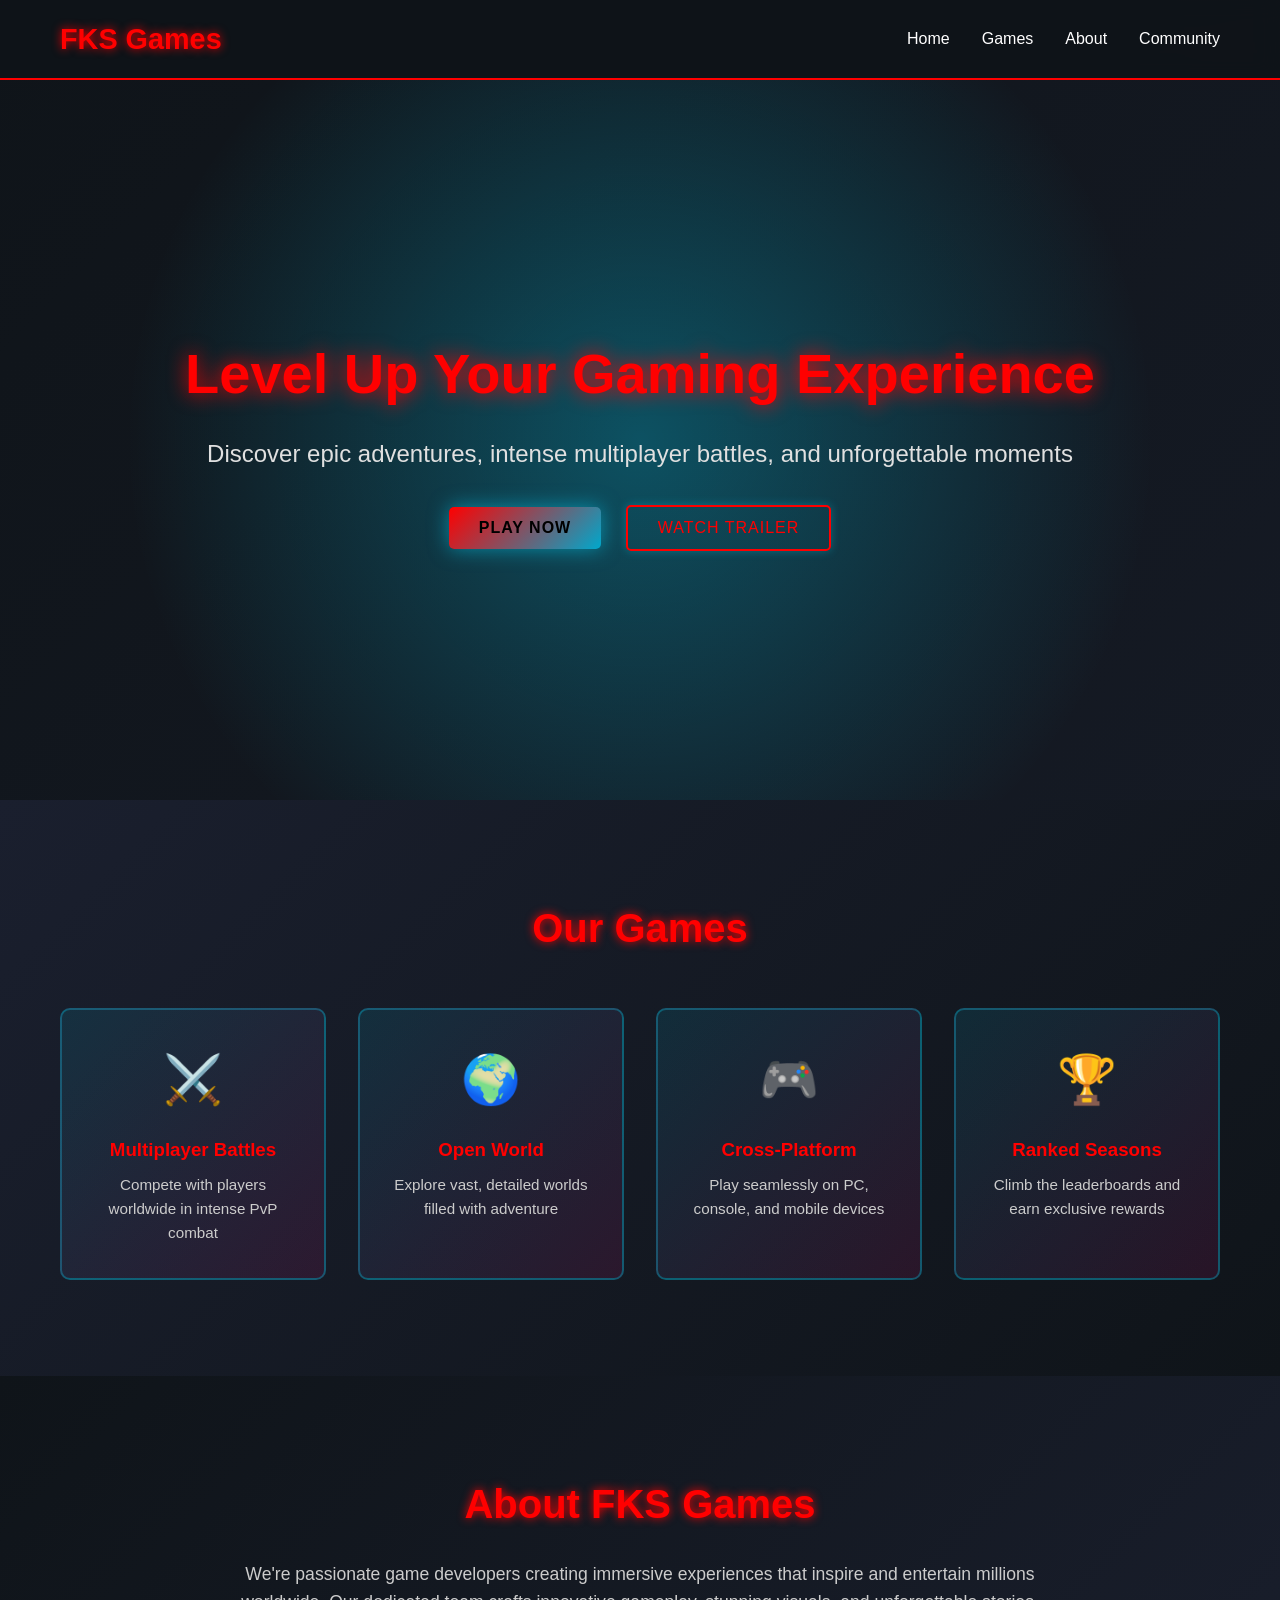
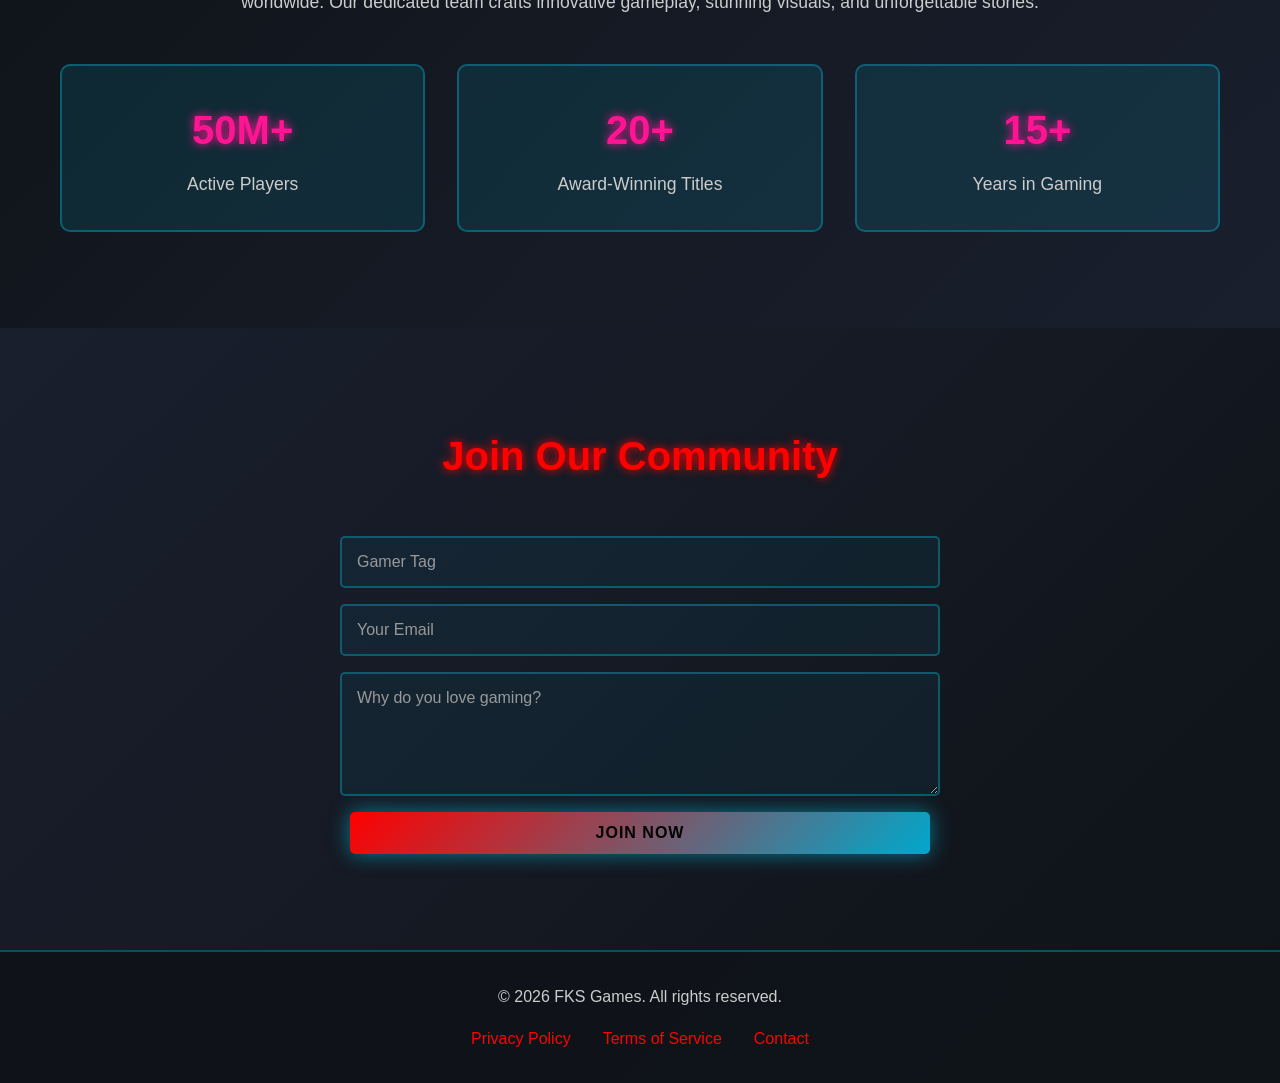
<file: index.html>
<!DOCTYPE html>
<html lang="en">
<head>
    <meta charset="UTF-8">
    <meta name="viewport" content="width=device-width, initial-scale=1.0">
    <title>Welcome - FKS Games</title>
    <link rel="stylesheet" href="style.css">
</head>
<body>
    <nav class="navbar">
        <div class="container">
            <div class="logo">FKS Games</div>
            <ul class="nav-links">
                <li><a href="#home">Home</a></li>
                <li><a href="Games.html">Games</a></li>
                <li><a href="#about">About</a></li>
                <li><a href="#community">Community</a></li>
            </ul>
        </div>
    </nav>

    <section id="home" class="hero">
        <div class="container">
            <div class="hero-content">
                <h1>Level Up Your Gaming Experience</h1>
                <p>Discover epic adventures, intense multiplayer battles, and unforgettable moments</p>
                <button class="btn btn-primary">Play Now</button>
                <button class="btn btn-secondary"><a href="https://youtu.be/NhgJ7UFubTc?si=fvp5hLFu4BMeHmmz" target="_blank">Watch Trailer</a></button>
            </div>
        </div>
    </section>

    <section id="games" class="features">
        <div class="container">
            <h2>Our Games</h2>
            <div class="features-grid">
                <div class="feature-card" >
                    <a href="Games.html"></a>
                    <div class="feature-icon">⚔️</div>
                    <h3>Multiplayer Battles</h3>
                    <p>Compete with players worldwide in intense PvP combat</p>
                </div>
                <div class="feature-card">
                    <div class="feature-icon">🌍</div>
                    <h3>Open World</h3>
                    <p>Explore vast, detailed worlds filled with adventure</p>
                </div>
                <div class="feature-card">
                    <div class="feature-icon">🎮</div>
                    <h3>Cross-Platform</h3>
                    <p>Play seamlessly on PC, console, and mobile devices</p>
                </div>
                <div class="feature-card">
                    <div class="feature-icon">🏆</div>
                    <h3>Ranked Seasons</h3>
                    <p>Climb the leaderboards and earn exclusive rewards</p>
                </div>
            </div>
        </div>
    </section>

    <section id="about" class="about">
        <div class="container">
            <h2>About FKS Games</h2>
            <p>We're passionate game developers creating immersive experiences that inspire and entertain millions worldwide. Our dedicated team crafts innovative gameplay, stunning visuals, and unforgettable stories.</p>
            <div class="about-grid">
                <div class="about-item">
                    <h3>50M+</h3>
                    <p>Active Players</p>
                </div>
                <div class="about-item">
                    <h3>20+</h3>
                    <p>Award-Winning Titles</p>
                </div>
                <div class="about-item">
                    <h3>15+</h3>
                    <p>Years in Gaming</p>
                </div>
            </div>
        </div>
    </section>

    <section id="community" class="contact">
        <div class="container">
            <h2>Join Our Community</h2>
            <form class="contact-form">
                <input type="text" placeholder="Gamer Tag" required>
                <input type="email" placeholder="Your Email" required>
                <textarea placeholder="Why do you love gaming?" rows="5" required></textarea>
                <button type="submit" class="btn btn-primary">Join Now</button>
            </form>
        </div>
    </section>

    <footer class="footer">
        <div class="container">
            <p>&copy; 2026 FKS Games. All rights reserved.</p>
            <div class="footer-links">
                <a href="#">Privacy Policy</a>
                <a href="#">Terms of Service</a>
                <a href="#">Contact</a>
            </div>
        </div>
    </footer>

    <script src="logic.js"></script>
</body>
</html>
</file>
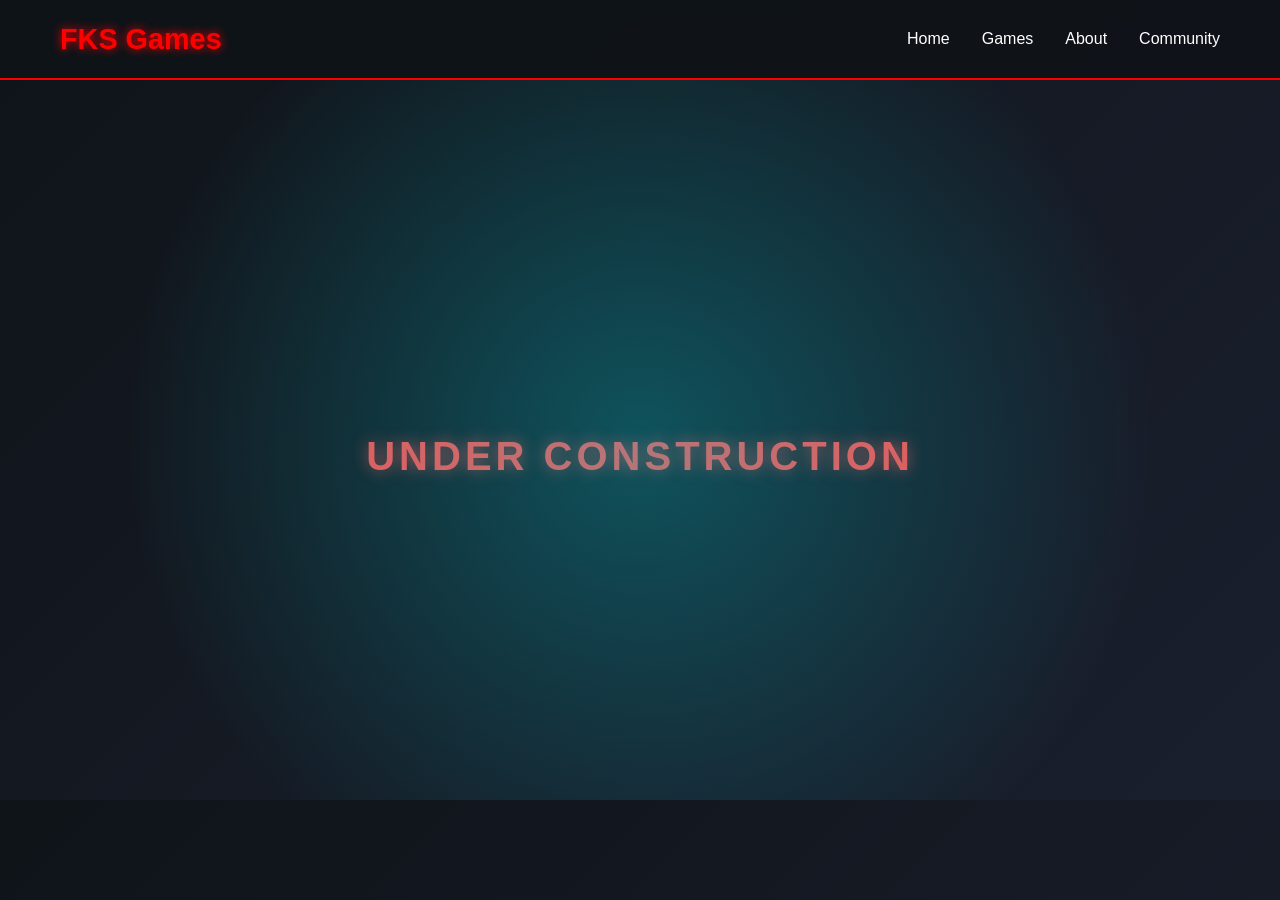
<file: Games.html>
<!DOCTYPE html>
<html lang="en">
<head>
    <meta charset="UTF-8">
    <meta name="viewport" content="width=device-width, initial-scale=1.0">
    <link rel="stylesheet" href="GamesStyle.css">
    <title>Games</title>
</head>
<body>
    <nav class="navbar">
        <div class="container">
            <div class="logo">FKS Games</div>
            <ul class="nav-links">
                <li><a href="index.html">Home</a></li>
                <li><a href="Games.html">Games</a></li>
                <li><a href="#about">About</a></li>
                <li><a href="#community">Community</a></li>
            </ul>
        </div>
    </nav>
    <section id="Games" class="hero">
    <div class="container">

        <!--<div class="hero-content">
            <h1>Our Games</h1>
            <p>Explore our exciting lineup of games that offer thrilling adventures, intense battles, and unforgettable moments. Whether you're into multiplayer action, open-world exploration, or competitive ranked seasons, we have something for every gamer.</p>
        </div>-->

        <div class="construction-banner">Under Construction</div>
    </div>
    </section>
</body>
</html>
</file>
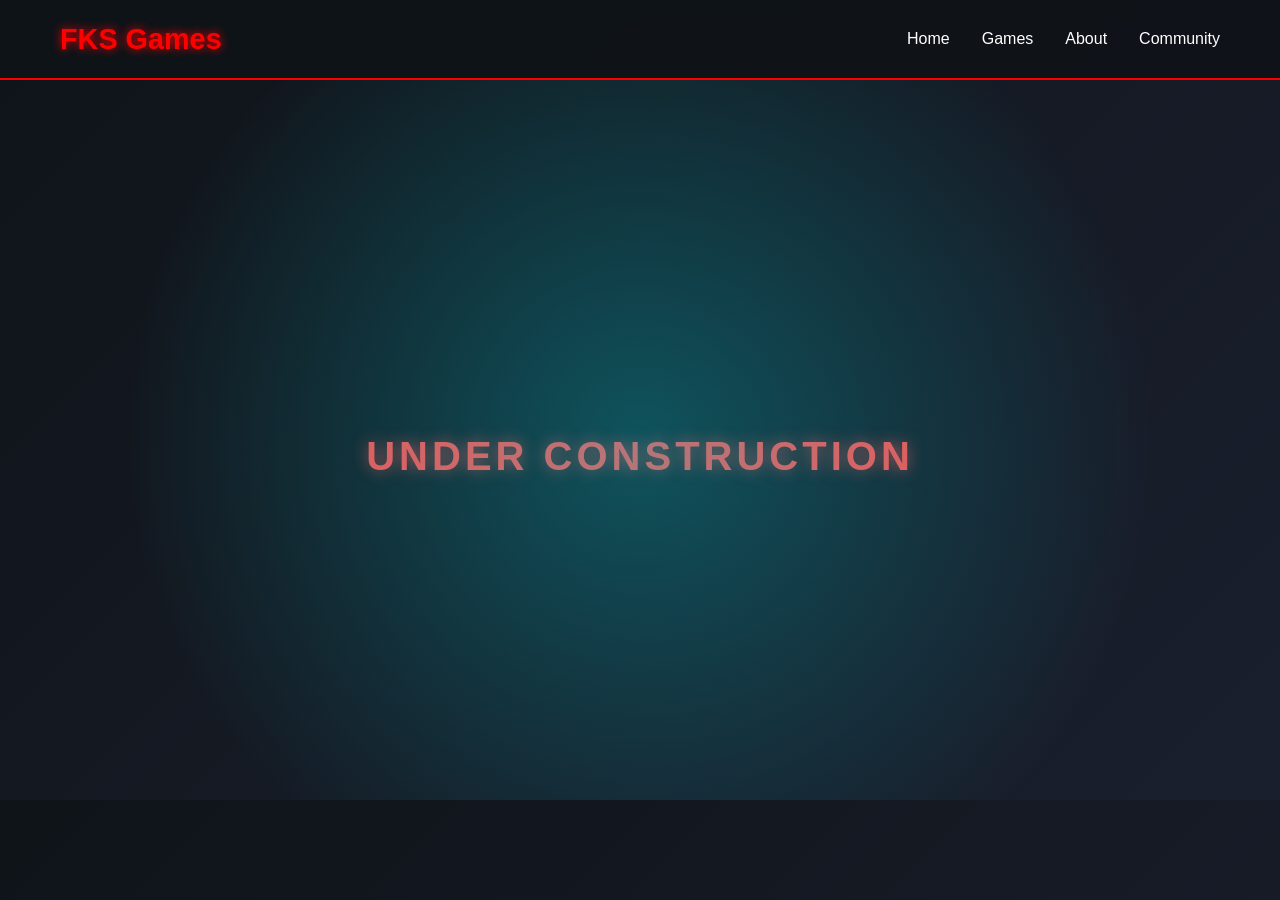
<file: Html/Games.html>
<!DOCTYPE html>
<html lang="en">
<head>
    <meta charset="UTF-8">
    <meta name="viewport" content="width=device-width, initial-scale=1.0">
    <link rel="stylesheet" href="styles/GamesStyle.css">
    <title>Games</title>
</head>
<body>
    <nav class="navbar">
        <div class="container">
            <div class="logo">FKS Games</div>
            <ul class="nav-links">
                <li><a href="index.html">Home</a></li>
                <li><a href="Games.html">Games</a></li>
                <li><a href="#about">About</a></li>
                <li><a href="#community">Community</a></li>
            </ul>
        </div>
    </nav>
    <section id="Games" class="hero">
    <div class="container">

        <!--<div class="hero-content">
            <h1>Our Games</h1>
            <p>Explore our exciting lineup of games that offer thrilling adventures, intense battles, and unforgettable moments. Whether you're into multiplayer action, open-world exploration, or competitive ranked seasons, we have something for every gamer.</p>
        </div>-->

        <div class="construction-banner">Under Construction</div>
    </div>
    </section>
</body>
</html>
</file>
<file: style.css>
* {
    margin: 0;
    padding: 0;
    box-sizing: border-box;
}

body {
    font-family: 'Arial', sans-serif;
    line-height: 1.6;
    color: #333;
    background: linear-gradient(135deg, #0f1419 0%, #1a1f2e 100%);
}

.container {
    max-width: 1200px;
    margin: 0 auto;
    padding: 0 20px;
}

.navbar {
    background: rgba(15, 20, 25, 0.95);
    backdrop-filter: blur(10px);
    padding: 1rem 0;
    position: sticky;
    top: 0;
    z-index: 1000;
    border-bottom: 2px solid red;
}

.navbar .container {
    display: flex;
    justify-content: space-between;
    align-items: center;
}

.logo {
    font-size: 1.8rem;
    font-weight: bold;
    color: red;
    text-shadow: 0 0 10px red;
}

.nav-links {
    display: flex;
    list-style: none;
    gap: 2rem;
}

.nav-links a {
    color: #fff;
    text-decoration: none;
    transition: all 0.3s ease;
    font-weight: 500;
}

.nav-links a:hover {
    color: red;
    text-shadow: 0 0 10px red;
}

.hero {
    min-height: 80vh;
    display: flex;
    align-items: center;
    justify-content: center;
    background-attachment: fixed;
    text-align: center;
    color: #fff;
    position: relative;
    overflow: hidden;
}

.hero::before {
    content: '';
    position: absolute;
    top: 0;
    left: 0;
    right: 0;
    bottom: 0;
    background: radial-gradient(circle at 50% 50%, rgba(0, 217, 255, 0.3) 0%, transparent 70%);
    animation: pulse 4s ease-in-out infinite;
    z-index: 0;
}

@keyframes pulse {
    0%, 100% { opacity: 0.5; }
    50% { opacity: 1; }
}

.hero-content {
    position: relative;
    z-index: 1;
}

.hero h1 {
    font-size: 3.5rem;
    margin-bottom: 1rem;
    color: red;
    text-shadow: 0 0 20px red;
    animation: slideInDown 0.8s ease;
}

.hero p {
    font-size: 1.5rem;
    margin-bottom: 2rem;
    color: #e0e0e0;
    animation: slideInUp 0.8s ease;
}

.hero a{
    color:  red;
    text-decoration: none;
    transition: all 0.3s ease;
    font-weight: 500;
}

@keyframes slideInDown {
    from {
        opacity: 0;
        transform: translateY(-30px);
    }
    to {
        opacity: 1;
        transform: translateY(0);
    }
}

@keyframes slideInUp {
    from {
        opacity: 0;
        transform: translateY(30px);
    }
    to {
        opacity: 1;
        transform: translateY(0);
    }
}

.btn {
    padding: 12px 30px;
    margin: 0 10px;
    border: none;
    border-radius: 5px;
    font-size: 1rem;
    font-weight: bold;
    cursor: pointer;
    transition: all 0.3s ease;
    text-transform: uppercase;
    letter-spacing: 1px;
}

.btn-primary {
    background: linear-gradient(135deg, red 0%, #00a8cc 100%);
    color: #000;
    box-shadow: 0 0 20px rgba(0, 217, 255, 0.5);
}

.btn-primary:hover {
    transform: scale(1.05);
    box-shadow: 0 0 30px rgba(0, 217, 255, 0.8);
}

.btn-secondary {
    background: transparent;
    color: red;
    border: 2px solid red;
    box-shadow: 0 0 10px rgba(0, 217, 255, 0.3);
}

.btn-secondary:hover {
    background: rgba(0, 217, 255, 0.2);
    box-shadow: 0 0 20px rgba(0, 217, 255, 0.6);
}

.features {
    padding: 6rem 0;
    background: linear-gradient(135deg, #1a1f2e 0%, #0f1419 100%);
    color: #fff;
}

.features h2 {
    text-align: center;
    font-size: 2.5rem;
    margin-bottom: 3rem;
    color: red;
    text-shadow: 0 0 10px red;
}

.features-grid {
    display: grid;
    grid-template-columns: repeat(auto-fit, minmax(250px, 1fr));
    gap: 2rem;
}

.feature-card {
    background: linear-gradient(135deg, rgba(0, 217, 255, 0.1) 0%, rgba(255, 20, 147, 0.1) 100%);
    padding: 2rem;
    border-radius: 10px;
    text-align: center;
    border: 2px solid rgba(0, 217, 255, 0.3);
    transition: all 0.3s ease;
    cursor: pointer;
}

.feature-card:hover {
    transform: translateY(-10px);
    border-color: red;
    background: linear-gradient(135deg, rgba(0, 217, 255, 0.2) 0%, rgba(255, 20, 147, 0.2) 100%);
    box-shadow: 0 10px 30px rgba(0, 217, 255, 0.3);
}

.feature-icon {
    font-size: 3rem;
    margin-bottom: 1rem;
    display: block;
}

.feature-card h3 {
    margin-bottom: 0.5rem;
    color: red;
}

.feature-card p {
    color: #ccc;
    font-size: 0.95rem;
}

.about {
    padding: 6rem 0;
    background: linear-gradient(135deg, #0f1419 0%, #1a1f2e 100%);
    color: #fff;
    text-align: center;
}

.about h2 {
    font-size: 2.5rem;
    margin-bottom: 1.5rem;
    color: red;
    text-shadow: 0 0 10px red;
}

.about p {
    font-size: 1.1rem;
    margin-bottom: 3rem;
    color: #ccc;
    max-width: 800px;
    margin-left: auto;
    margin-right: auto;
}

.about-grid {
    display: grid;
    grid-template-columns: repeat(auto-fit, minmax(200px, 1fr));
    gap: 2rem;
}

.about-item {
    background: rgba(0, 217, 255, 0.1);
    padding: 2rem;
    border-radius: 10px;
    border: 2px solid rgba(0, 217, 255, 0.3);
}

.about-item h3 {
    font-size: 2.5rem;
    color: #ff1493;
    margin-bottom: 0.5rem;
    text-shadow: 0 0 10px #ff1493;
}

.about-item p {
    color: #ccc;
    margin: 0;
}

.contact {
    padding: 6rem 0;
    background: linear-gradient(135deg, #1a1f2e 0%, #0f1419 100%);
    color: #fff;
}

.contact h2 {
    text-align: center;
    font-size: 2.5rem;
    margin-bottom: 3rem;
    color: red;
    text-shadow: 0 0 10px red;
}

.contact-form {
    max-width: 600px;
    margin: 0 auto;
    display: flex;
    flex-direction: column;
    gap: 1rem;
}

.contact-form input,
.contact-form textarea {
    padding: 15px;
    border: 2px solid rgba(0, 217, 255, 0.3);
    background: rgba(0, 217, 255, 0.05);
    color: #fff;
    border-radius: 5px;
    font-size: 1rem;
    transition: all 0.3s ease;
    font-family: inherit;
}

.contact-form input::placeholder,
.contact-form textarea::placeholder {
    color: #999;
}

.contact-form input:focus,
.contact-form textarea:focus {
    outline: none;
    border-color: red;
    background: rgba(0, 217, 255, 0.1);
    box-shadow: 0 0 15px rgba(0, 217, 255, 0.3);
}

/* Footer */
.footer {
    background: rgba(15, 20, 25, 0.95);
    color: #ccc;
    text-align: center;
    padding: 2rem 0;
    border-top: 2px solid rgba(0, 217, 255, 0.3);
}

.footer-links {
    margin-top: 1rem;
    display: flex;
    justify-content: center;
    gap: 2rem;
}

.footer-links a {
    color: red;
    text-decoration: none;
    transition: all 0.3s ease;
}

.footer-links a:hover {
    color: #fff;
    text-shadow: 0 0 10px red;
}

/* Responsive Design */
@media (max-width: 768px) {
    .hero h1 {
        font-size: 2.5rem;
    }

    .hero p {
        font-size: 1.2rem;
    }

    .btn {
        margin: 5px;
        padding: 10px 20px;
        font-size: 0.9rem;
    }

    .nav-links {
        gap: 1rem;
        font-size: 0.9rem;
    }

    .features h2,
    .about h2,
    .contact h2 {
        font-size: 1.8rem;
    }

    .features-grid {
        grid-template-columns: 1fr;
    }
}
</file>
<file: GamesStyle.css>
* {
    margin: 0;
    padding: 0;
    box-sizing: border-box;
}

body {
    font-family: 'Arial', sans-serif;
    line-height: 1.6;
    color: #333;
    background: linear-gradient(135deg, #0f1419 0%, #1a1f2e 100%);
}

.container{
    max-width: 1200px;
    margin: 0 auto;
    padding: 0 20px;
}

.navbar {
    background: rgba(15, 20, 25, 0.95);
    backdrop-filter: blur(10px);
    padding: 1rem 0;
    position: sticky;
    top: 0;
    z-index: 1000;
    border-bottom: 2px solid red;
}

.navbar .container {
    display: flex;
    justify-content: space-between;
    align-items: center;
}

.logo {
    font-size: 1.8rem;
    font-weight: bold;
    color: red;
    text-shadow: 0 0 10px red;
}

.nav-links {
    display: flex;
    list-style: none;
    gap: 2rem;
}

.nav-links a {
    color: #fff;
    text-decoration: none;
    transition: all 0.3s ease;
    font-weight: 500;
}

.nav-links a:hover {
    color: red;
    text-shadow: 0 0 10px red;
}

.hero{
    min-height: 80vh;
    display: flex;
    align-items: center;
    justify-content: center;
    background-attachment: fixed;
    text-align: center;
    color: #fff;
    position: relative;
    overflow: hidden;
}

.hero::before{
    content: '';
    position: absolute;
    top: 0;
    left: 0;
    right: 0;
    bottom: 0;
    background: radial-gradient(circle at 50% 50%, rgba(0, 217, 225, 0.3) 0%, transparent 70%);
    animation: pulse 4s ease-in-out infinite;
    z-index: 0;
}

@keyframes pulse {
    0%, 100% {opacity: 0.5;}
    50% {opacity: 1;}
    
}

.hero-content {
    position: relative;
    z-index: 1;
}

.construction-banner {
    margin-top: 2rem;
    font-size: 2.5rem;
    font-weight: 700;
    letter-spacing: 0.1em;
    color: #ff4d4d;
    text-transform: uppercase;
    text-shadow: 0 0 15px rgba(255, 77, 77, 0.7);
}
</file>
<file: Html/styles/GamesStyle.css>
* {
    margin: 0;
    padding: 0;
    box-sizing: border-box;
}

body {
    font-family: 'Arial', sans-serif;
    line-height: 1.6;
    color: #333;
    background: linear-gradient(135deg, #0f1419 0%, #1a1f2e 100%);
}

.container{
    max-width: 1200px;
    margin: 0 auto;
    padding: 0 20px;
}

.navbar {
    background: rgba(15, 20, 25, 0.95);
    backdrop-filter: blur(10px);
    padding: 1rem 0;
    position: sticky;
    top: 0;
    z-index: 1000;
    border-bottom: 2px solid red;
}

.navbar .container {
    display: flex;
    justify-content: space-between;
    align-items: center;
}

.logo {
    font-size: 1.8rem;
    font-weight: bold;
    color: red;
    text-shadow: 0 0 10px red;
}

.nav-links {
    display: flex;
    list-style: none;
    gap: 2rem;
}

.nav-links a {
    color: #fff;
    text-decoration: none;
    transition: all 0.3s ease;
    font-weight: 500;
}

.nav-links a:hover {
    color: red;
    text-shadow: 0 0 10px red;
}

.hero{
    min-height: 80vh;
    display: flex;
    align-items: center;
    justify-content: center;
    background-attachment: fixed;
    text-align: center;
    color: #fff;
    position: relative;
    overflow: hidden;
}

.hero::before{
    content: '';
    position: absolute;
    top: 0;
    left: 0;
    right: 0;
    bottom: 0;
    background: radial-gradient(circle at 50% 50%, rgba(0, 217, 225, 0.3) 0%, transparent 70%);
    animation: pulse 4s ease-in-out infinite;
    z-index: 0;
}

@keyframes pulse {
    0%, 100% {opacity: 0.5;}
    50% {opacity: 1;}
    
}

.hero-content {
    position: relative;
    z-index: 1;
}

.construction-banner {
    margin-top: 2rem;
    font-size: 2.5rem;
    font-weight: 700;
    letter-spacing: 0.1em;
    color: #ff4d4d;
    text-transform: uppercase;
    text-shadow: 0 0 15px rgba(255, 77, 77, 0.7);
}
</file>
